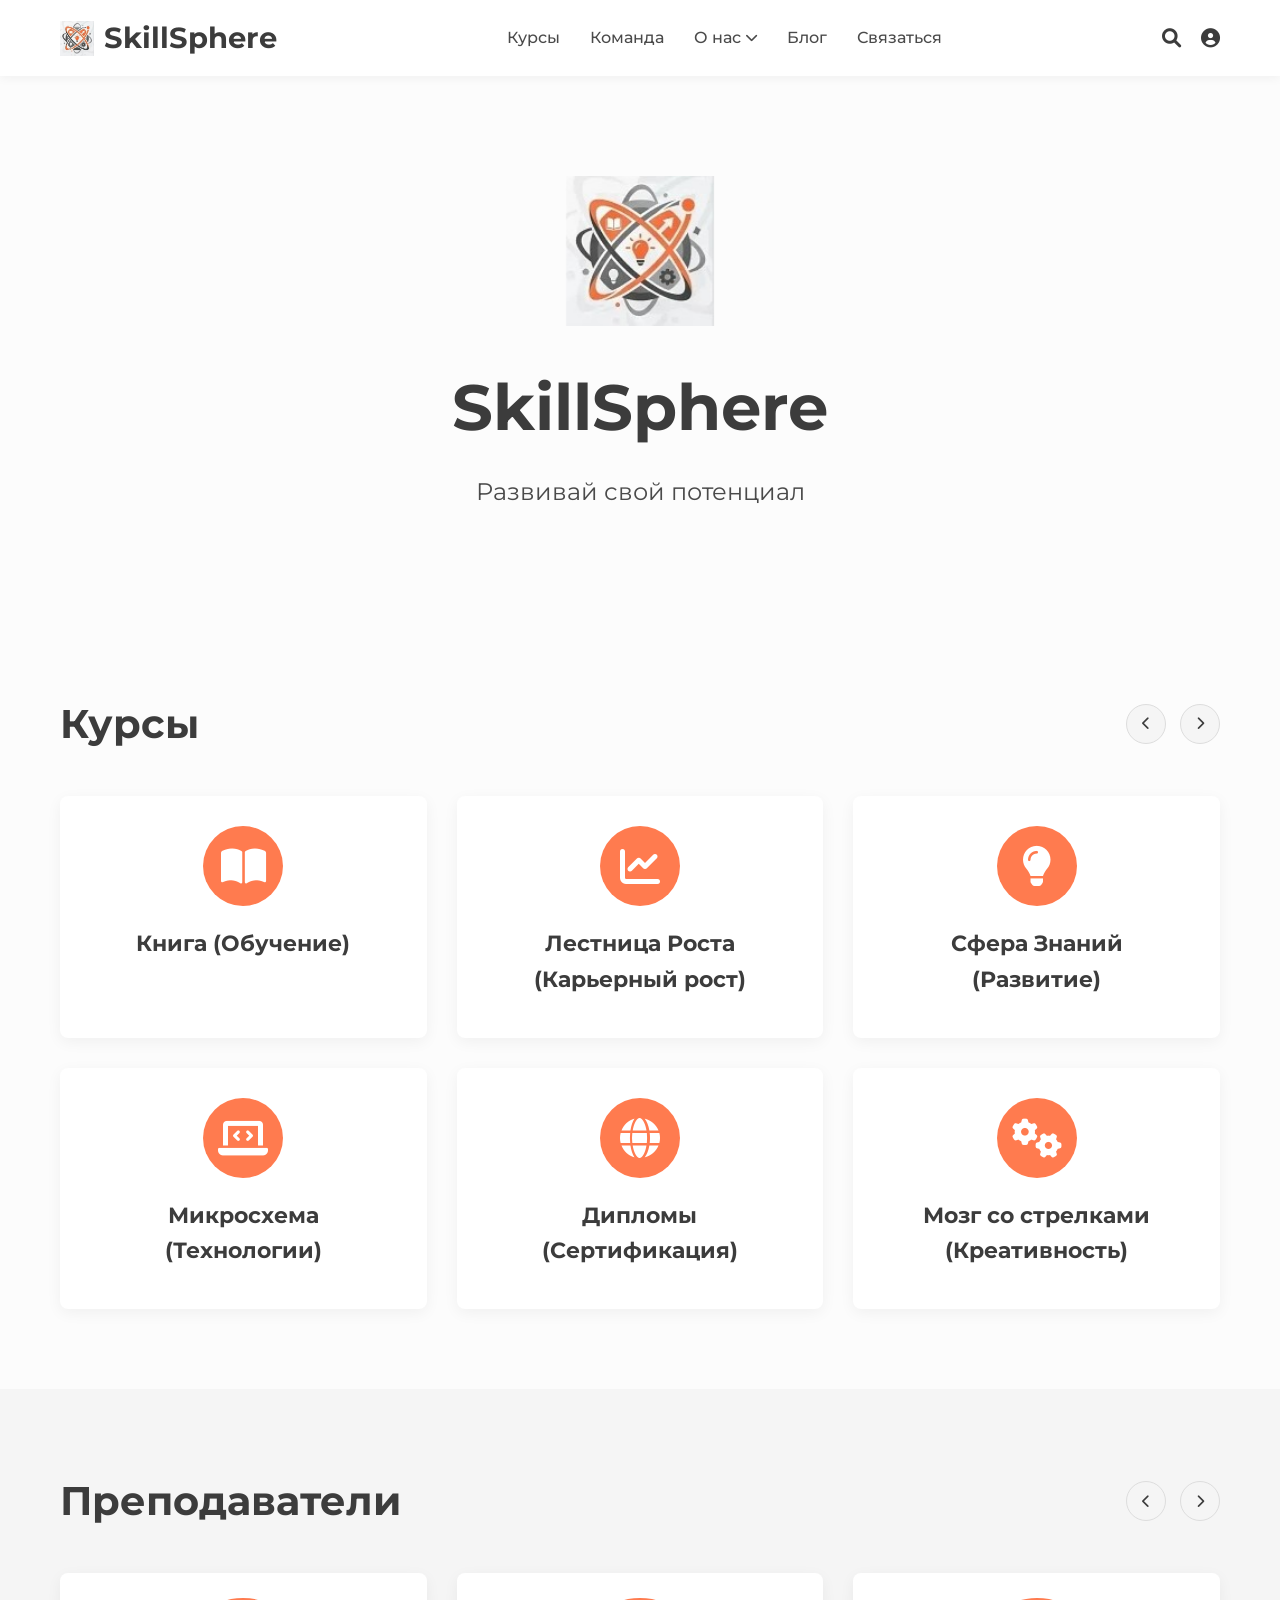
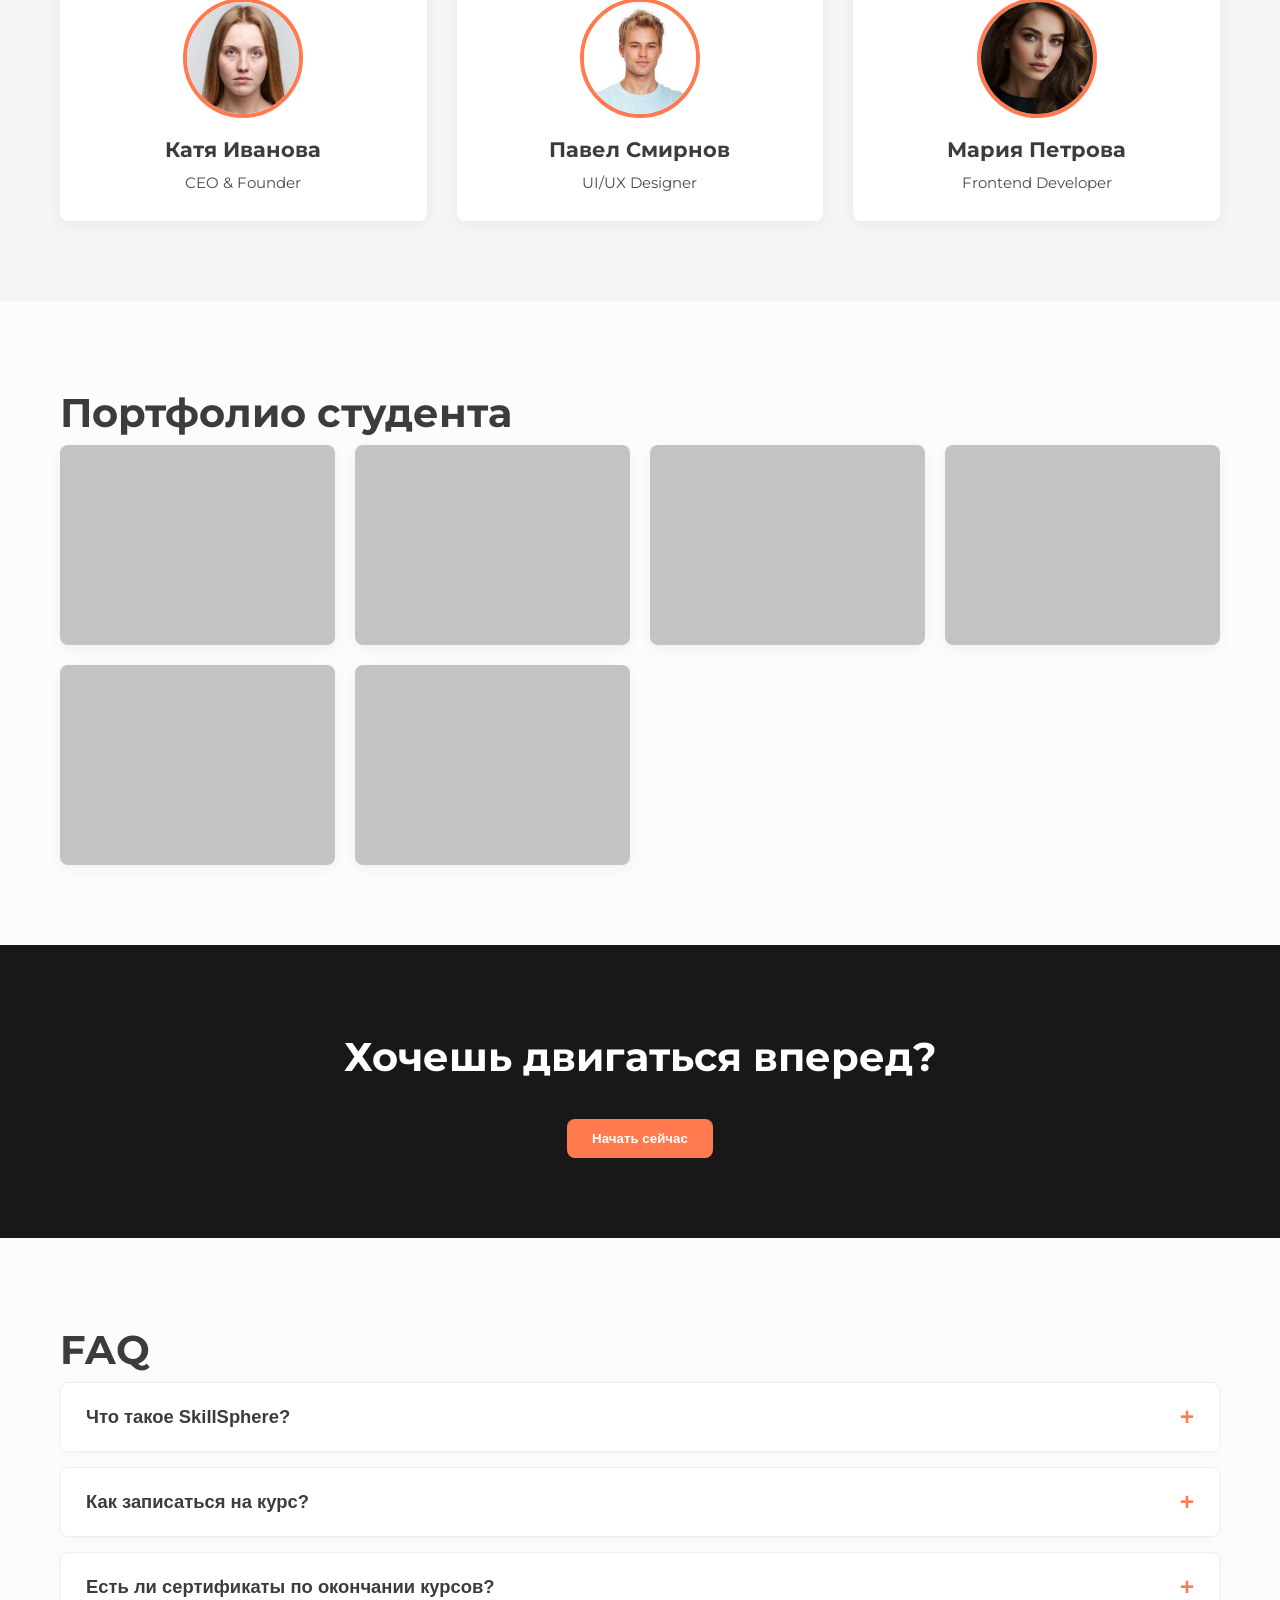
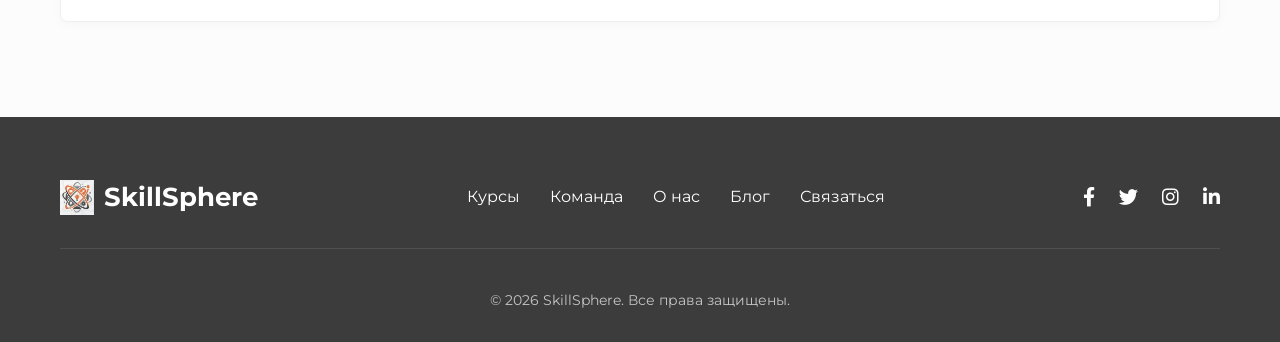
<file: index.html>
<!DOCTYPE html>
<html lang="ru">
<head>
    <meta charset="UTF-8">
    <meta name="viewport" content="width=device-width, initial-scale=1.0">
    <title>SkillSphere - Развивай Свой Потенциал</title>
    <link rel="stylesheet" href="style.css">
    <link rel="preconnect" href="https://fonts.googleapis.com">
    <link rel="preconnect" href="https://fonts.gstatic.com" crossorigin>
    <link href="https://fonts.googleapis.com/css2?family=Montserrat:wght@400;500;600;700&display=swap" rel="stylesheet">
    <link rel="stylesheet" href="https://cdnjs.cloudflare.com/ajax/libs/font-awesome/6.0.0-beta3/css/all.min.css">
</head>
<body>
    <header class="header">
        <div class="container">
            <a href="index.html" class="logo">
                <img src="assets/logo.png" alt="SkillSphere Logo"> <!-- Placeholder image for logo -->
                <span>SkillSphere</span>
            </a>
            <nav class="nav">
                <ul class="nav-list">
                    <li><a href="courses.html">Курсы</a></li>
                    <li><a href="team.html">Команда</a></li>
                    <li class="dropdown">
                        <a href="#" class="dropdown-toggle">О нас <i class="fas fa-chevron-down"></i></a>
                        <ul class="dropdown-menu">
                            <li><a href="#">Миссия</a></li>
                            <li><a href="#">Ценности</a></li>
                            <li><a href="#">История</a></li>
                        </ul>
                    </li>
                    <li><a href="#">Блог</a></li>
                    <li><a href="contact.html">Связаться</a></li>
                </ul>
            </nav>
            <div class="header-actions">
                <a href="#" class="btn-icon"><i class="fas fa-search"></i></a>
                <a href="profile.html" class="btn-icon"><i class="fas fa-user-circle"></i></a>
            </div>
        </div>
    </header>

    <main>
        <section class="hero">
            <div class="container">
                <div class="hero-content">
                    <div class="hero-logo-animation" id="hero-logo">
                        <img src="assets/logo.png" alt="SkillSphere animated logo"> <!-- Placeholder image for central graphic -->
                    </div>
                    <h1>SkillSphere</h1>
                    <p class="subtitle">Развивай свой потенциал</p>
                </div>
            </div>
        </section>
	<section class="courses-section section-padding">
            <div class="container">
                <div class="section-header">
                    <h2>Курсы</h2>
                    <div class="carousel-nav">
                        <button class="arrow-btn"><i class="fas fa-chevron-left"></i></button>
                        <button class="arrow-btn"><i class="fas fa-chevron-right"></i></button>
                    </div>
                </div>
                <div class="course-grid">
                    <div class="course-card">
                        <div class="card-icon"><i class="fas fa-book-open"></i></div>
                        <h3>Книга (Обучение)</h3>
                    </div>
                    <div class="course-card">
                        <div class="card-icon"><i class="fas fa-chart-line"></i></div>
                        <h3>Лестница Роста (Карьерный рост)</h3>
                    </div>
                    <div class="course-card">
                        <div class="card-icon"><i class="fas fa-lightbulb"></i></div>
                        <h3>Сфера Знаний (Развитие)</h3>
                    </div>
                    <div class="course-card">
                        <div class="card-icon"><i class="fas fa-laptop-code"></i></div>
                        <h3>Микросхема (Технологии)</h3>
                    </div>
                     <div class="course-card">
                        <div class="card-icon"><i class="fas fa-globe"></i></div>
                        <h3>Дипломы (Сертификация)</h3>
                    </div>
                    <div class="course-card">
                        <div class="card-icon"><i class="fas fa-cogs"></i></div>
                        <h3>Мозг со стрелками (Креативность)</h3>
                    </div>
                </div>
            </div>
        </section>

        <section class="teachers-section section-padding bg-light-gray">
            <div class="container">
                <div class="section-header">
                    <h2>Преподаватели</h2>
                    <div class="carousel-nav">
                        <button class="arrow-btn"><i class="fas fa-chevron-left"></i></button>
			<button class="arrow-btn"><i class="fas fa-chevron-right"></i></button>
                    </div>
                </div>
                <div class="teacher-grid">
                    <div class="teacher-card">
                        <img src="assets/katya.jpg" alt="Учитель Катя Иванова"> <!-- Placeholder image -->
                        <h3>Катя Иванова</h3>
                        <p>CEO & Founder</p>
                    </div>
                    <div class="teacher-card">
                        <img src="assets/pavel.jpg" alt="Учитель Павел Смирнов"> <!-- Placeholder image -->
                        <h3>Павел Смирнов</h3>
                        <p>UI/UX Designer</p>
                    </div>
                    <div class="teacher-card">
                        <img src="assets/maria.jpg" alt="Учитель Мария Петрова"> <!-- Placeholder image -->
                        <h3>Мария Петрова</h3>
                        <p>Frontend Developer</p>
                    </div>
                </div>
            </div>
        </section>

        <section class="portfolio-section section-padding">
            <div class="container">
                <h2>Портфолио студента</h2>
                <div class="portfolio-grid">
                    <div class="portfolio-item"><img src="assets/portfolio.png" alt="Portfolio Image 1"></div>
                    <div class="portfolio-item"><img src="assets/portfolio.png" alt="Portfolio Image 2"></div>
                    <div class="portfolio-item"><img src="assets/portfolio.png" alt="Portfolio Image 3"></div>
                    <div class="portfolio-item"><img src="assets/portfolio.png" alt="Portfolio Image 4"></div>
                    <div class="portfolio-item"><img src="assets/portfolio.png" alt="Portfolio Image 5"></div>
                    <div class="portfolio-item"><img src="assets/portfolio.png" alt="Portfolio Image 6"></div>
                </div>
            </div>
        </section>

        <section class="cta-section bg-dark text-center">
            <div class="container">
                <h3>Хочешь двигаться вперед?</h3>
                <button class="btn btn-primary">Начать сейчас</button>
            </div>
        </section>

        <section class="faq-section section-padding">
            <div class="container">
                <h2>FAQ</h2>
                <div class="accordion">
                    <div class="accordion-item">
                        <button class="accordion-header">Что такое SkillSphere?</button>
                        <div class="accordion-content">
                            <p>SkillSphere — это онлайн-платформа для обучения, которая предлагает широкий спектр курсов для развития профессиональных и личных навыков.</p>
                        </div>
                    </div>
                    <div class="accordion-item">
                        <button class="accordion-header">Как записаться на курс?</button>
                        <div class="accordion-content">
                            <p>Вы можете выбрать интересующий вас курс на странице "Курсы", нажать на него и следовать инструкциям для регистрации и оплаты.</p>
                        </div>
                    </div>
                    <div class="accordion-item">
                        <button class="accordion-header">Есть ли сертификаты по окончании курсов?</button>
                        <div class="accordion-content">
                            <p>Да, по завершении большинства курсов вы получите официальный сертификат от SkillSphere, подтверждающий ваши новые знания и навыки.</p>
                        </div>
                    </div>
                </div>
            </div>
        </section>
    </main>

    <footer class="footer">
        <div class="container">
            <div class="footer-top">
                <a href="index.html" class="logo">
                    <img src="assets/logo.png" alt="SkillSphere Logo"> <!-- Placeholder image for logo -->
                    <span>SkillSphere</span>
                </a>
                <nav class="footer-nav">
                    <ul>
                        <li><a href="courses.html">Курсы</a></li>
                        <li><a href="team.html">Команда</a></li>
                        <li><a href="#">О нас</a></li>
                        <li><a href="#">Блог</a></li>
                        <li><a href="contact.html">Связаться</a></li>
                    </ul>
                </nav>
                <div class="social-links">
                    <a href="#"><i class="fab fa-facebook-f"></i></a>
                    <a href="#"><i class="fab fa-twitter"></i></a>
                    <a href="#"><i class="fab fa-instagram"></i></a>
                    <a href="#"><i class="fab fa-linkedin-in"></i></a>
                </div>
            </div>
            <div class="footer-bottom">
                <p>&copy; 2026 SkillSphere. Все права защищены.</p>
            </div>
        </div>
    </footer>

    <script src="script.js"></script>
</body>
</html>
</file>
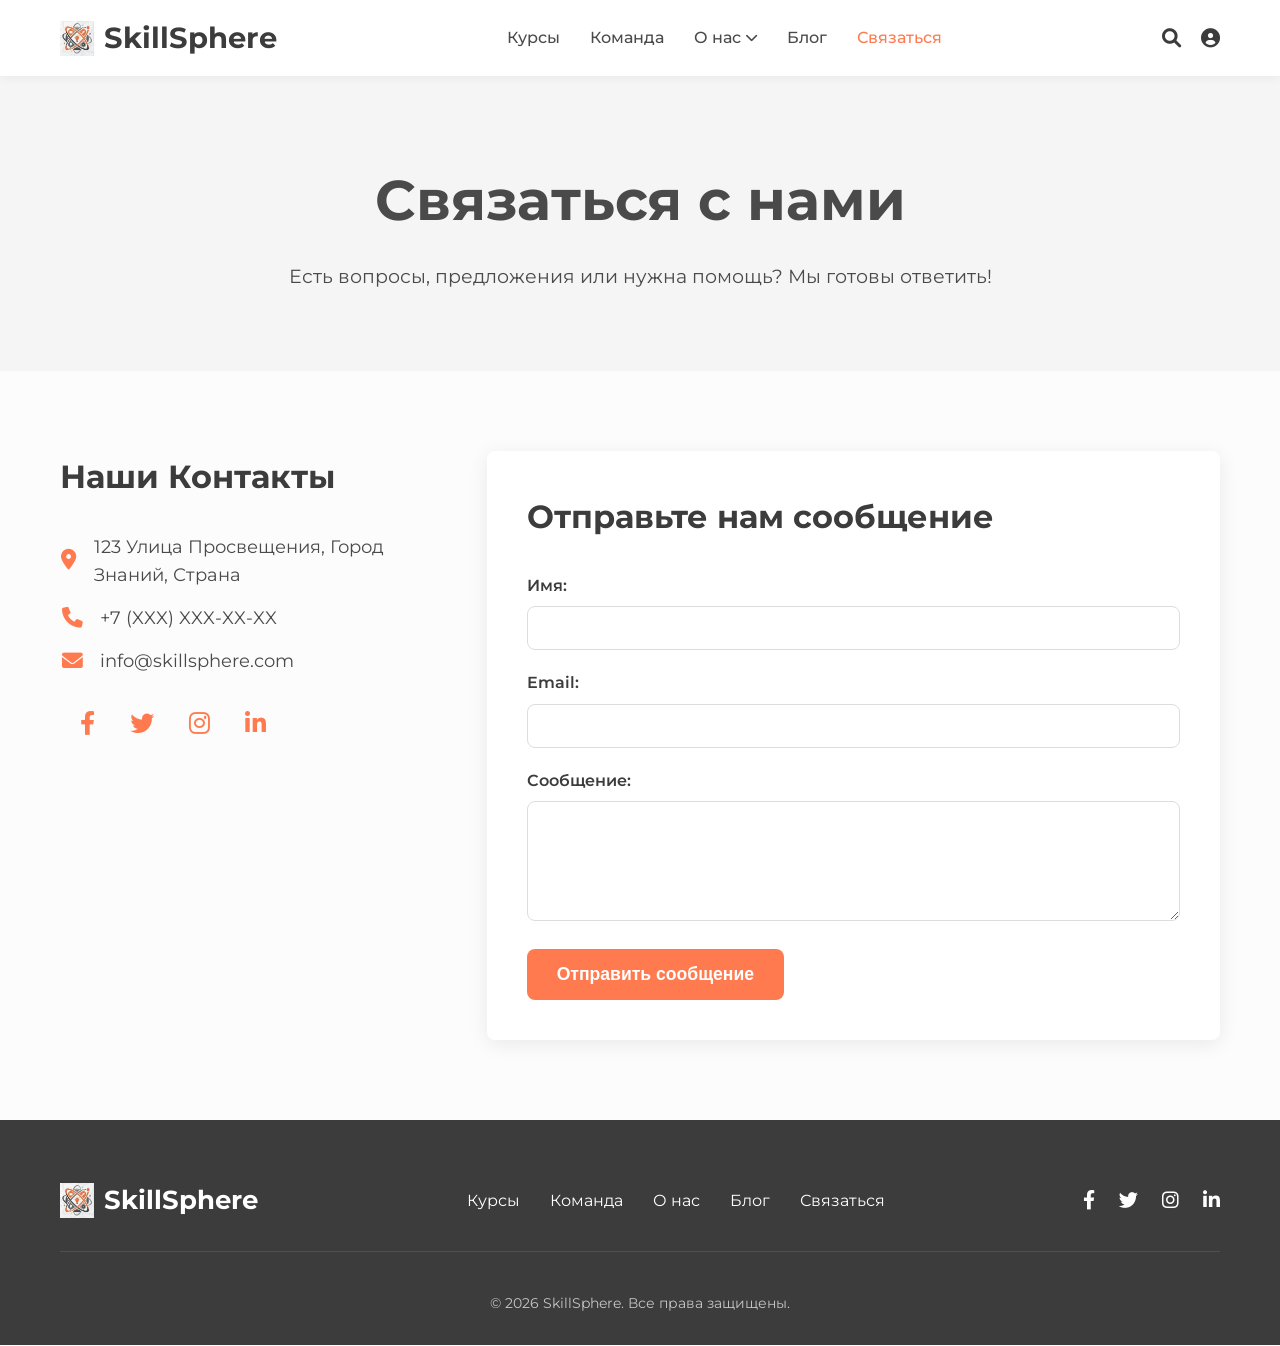
<file: contact.html>
<!DOCTYPE html>
<html lang="ru">
<head>
    <meta charset="UTF-8">
    <meta name="viewport" content="width=device-width, initial-scale=1.0">
    <title>Связаться - SkillSphere</title>
    <link rel="stylesheet" href="style.css">
    <link rel="preconnect" href="https://fonts.googleapis.com">
    <link rel="preconnect" href="https://fonts.gstatic.com" crossorigin>
    <link href="https://fonts.googleapis.com/css2?family=Montserrat:wght@400;500;600;700&display=swap" rel="stylesheet">
    <link rel="stylesheet" href="https://cdnjs.cloudflare.com/ajax/libs/font-awesome/6.0.0-beta3/css/all.min.css">
</head>
<body>
    <header class="header">
        <div class="container">
            <a href="index.html" class="logo">
                <img src="assets/logo.png" alt="SkillSphere Logo">
                <span>SkillSphere</span>
            </a>
            <nav class="nav">
                <ul class="nav-list">
                    <li><a href="courses.html">Курсы</a></li>
                    <li><a href="team.html">Команда</a></li>
                    <li class="dropdown">
                        <a href="#" class="dropdown-toggle">О нас <i class="fas fa-chevron-down"></i></a>
                        <ul class="dropdown-menu">
                            <li><a href="#">Миссия</a></li>
                            <li><a href="#">Ценности</a></li>
                            <li><a href="#">История</a></li>
                        </ul>
                    </li>
                    <li><a href="#">Блог</a></li>
                    <li><a href="contact.html" class="active">Связаться</a></li>
                </ul>
            </nav>
            <div class="header-actions">
                <a href="#" class="btn-icon"><i class="fas fa-search"></i></a>
                <a href="profile.html" class="btn-icon"><i class="fas fa-user-circle"></i></a>
            </div>
        </div>
    </header>

    <main>
        <section class="page-hero bg-light-gray">
            <div class="container">
                <h1>Связаться с нами</h1>
                <p class="subtitle">Есть вопросы, предложения или нужна помощь? Мы готовы ответить!</p>
            </div>
        </section>

        <section class="contact-section section-padding">
            <div class="container">
                <div class="contact-grid">
                    <div class="contact-info">
                        <h3>Наши Контакты</h3>
			<p><i class="fas fa-map-marker-alt"></i> 123 Улица Просвещения, Город Знаний, Страна</p>
                        <p><i class="fas fa-phone"></i> +7 (XXX) XXX-XX-XX</p>
                        <p><i class="fas fa-envelope"></i> info@skillsphere.com</p>
                        <div class="social-links">
                            <a href="#"><i class="fab fa-facebook-f"></i></a>
                            <a href="#"><i class="fab fa-twitter"></i></a>
                            <a href="#"><i class="fab fa-instagram"></i></a>
                            <a href="#"><i class="fab fa-linkedin-in"></i></a>
                        </div>
                    </div>
                    <div class="contact-form-wrapper">
                        <h3>Отправьте нам сообщение</h3>
                        <form class="contact-form">
                            <div class="form-group">
                                <label for="name">Имя:</label>
                                <input type="text" id="name" name="name" required>
                            </div>
                            <div class="form-group">
                                <label for="email">Email:</label>
                                <input type="email" id="email" name="email" required>
                            </div>
                            <div class="form-group">
                                <label for="message">Сообщение:</label>
                                <textarea id="message" name="message" rows="5" required></textarea>
                            </div>
                            <button type="submit" class="btn btn-primary">Отправить сообщение</button>
                        </form>
                    </div>
                </div>
            </div>
        </section>
    </main>

    <footer class="footer">
        <div class="container">
            <div class="footer-top">
                <a href="index.html" class="logo">
                    <img src="assets/logo.png" alt="SkillSphere Logo">
                    <span>SkillSphere</span>
                </a>
                <nav class="footer-nav">
                    <ul>
                        <li><a href="courses.html">Курсы</a></li>
                        <li><a href="team.html">Команда</a></li>
                        <li><a href="#">О нас</a></li>
                        <li><a href="#">Блог</a></li>
                        <li><a href="contact.html">Связаться</a></li>
                    </ul>
                </nav>
                <div class="social-links">
                    <a href="#"><i class="fab fa-facebook-f"></i></a>
                    <a href="#"><i class="fab fa-twitter"></i></a>
                    <a href="#"><i class="fab fa-instagram"></i></a>
                    <a href="#"><i class="fab fa-linkedin-in"></i></a>
                </div>
            </div>
            <div class="footer-bottom">
                <p>&copy; 2026 SkillSphere. Все права защищены.</p>
            </div>
        </div>
    </footer>

    <script src="script.js"></script>
</body>
</html>
</file>
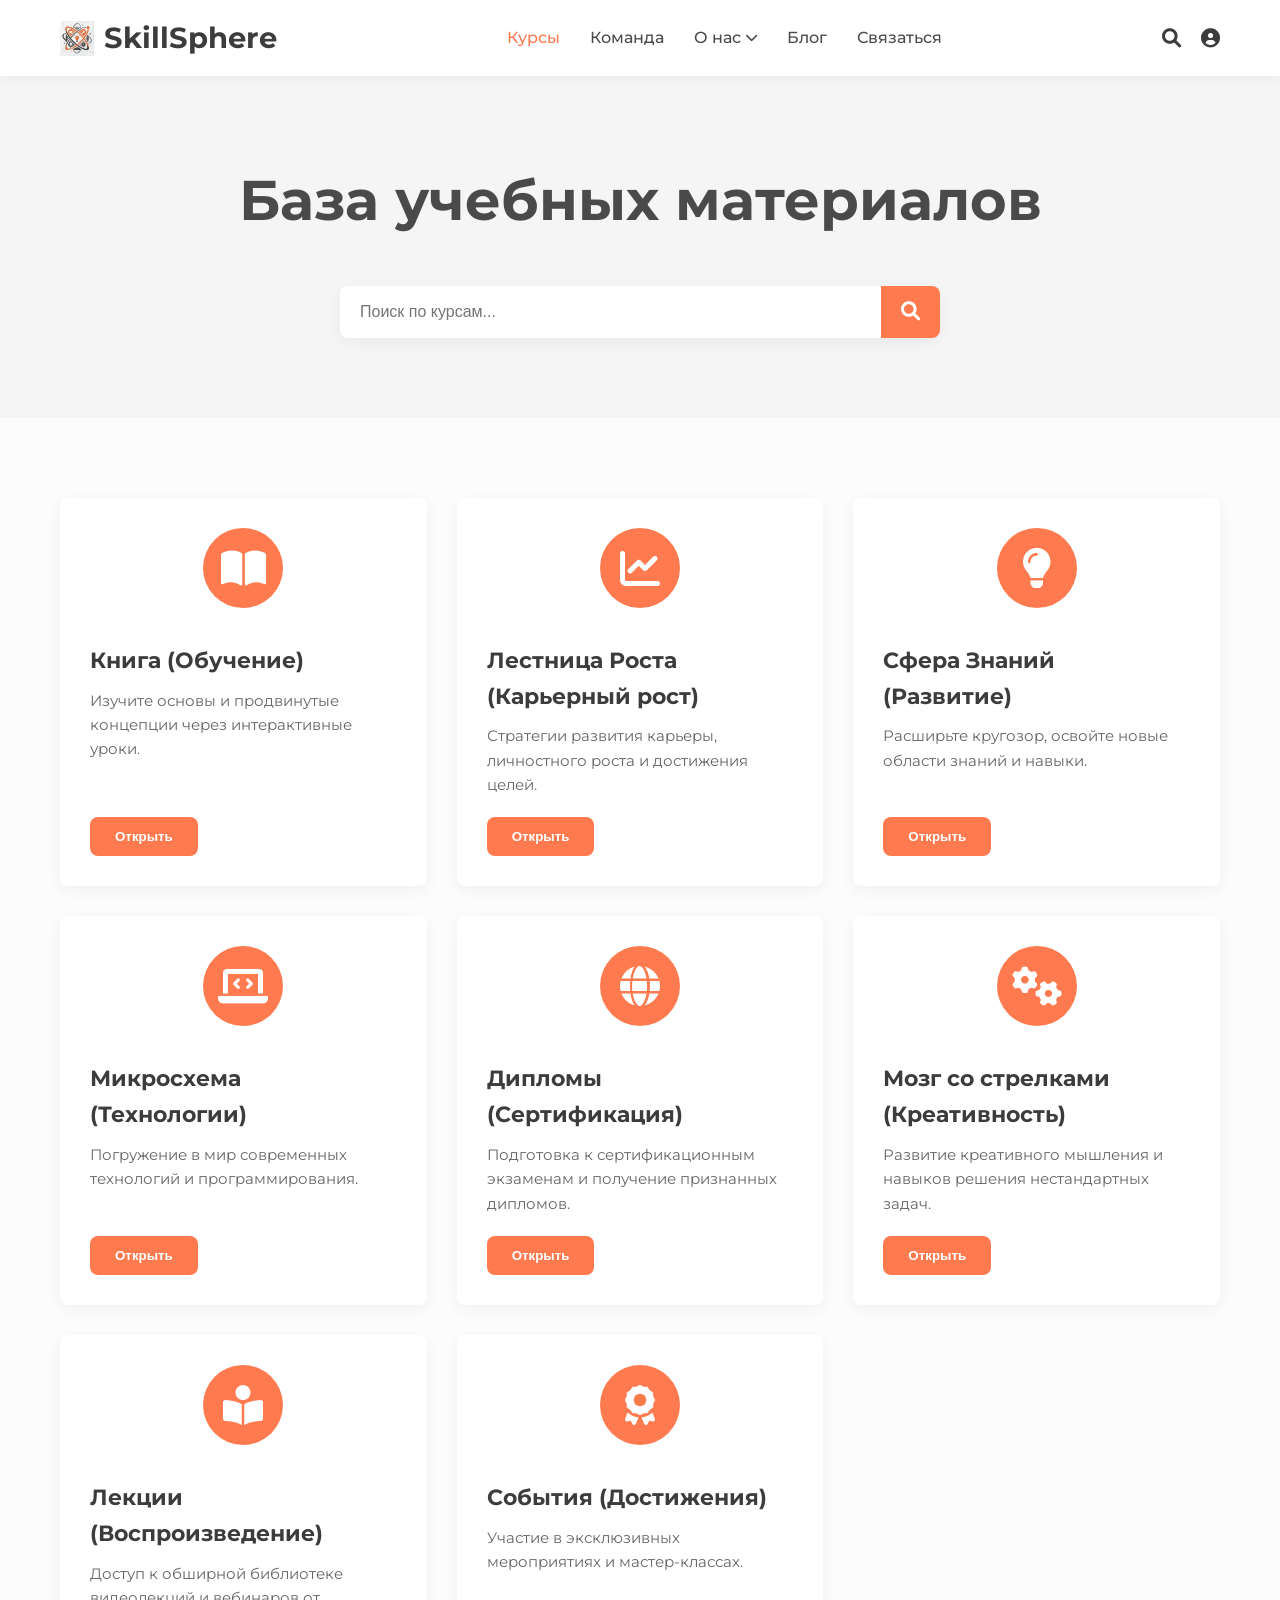
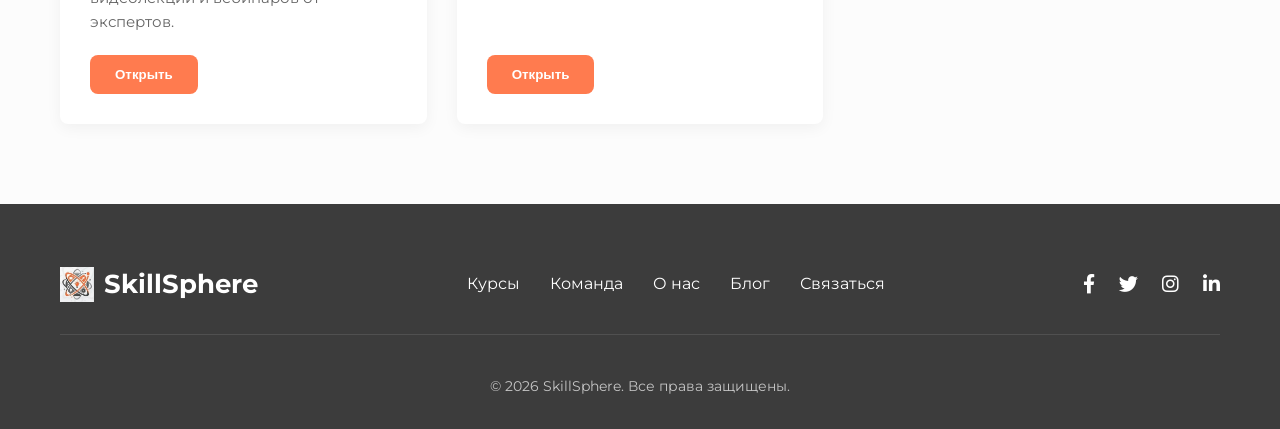
<file: courses.html>
<!DOCTYPE html>
<html lang="ru">
<head>
    <meta charset="UTF-8">
    <meta name="viewport" content="width=device-width, initial-scale=1.0">
    <title>Курсы - SkillSphere</title>
    <link rel="stylesheet" href="style.css">
    <link rel="preconnect" href="https://fonts.googleapis.com">
    <link rel="preconnect" href="https://fonts.gstatic.com" crossorigin>
    <link href="https://fonts.googleapis.com/css2?family=Montserrat:wght@400;500;600;700&display=swap" rel="stylesheet">
    <link rel="stylesheet" href="https://cdnjs.cloudflare.com/ajax/libs/font-awesome/6.0.0-beta3/css/all.min.css">
</head>
<body>
    <header class="header">
        <div class="container">
            <a href="index.html" class="logo">
                <img src="assets/logo.png" alt="SkillSphere Logo">
                <span>SkillSphere</span>
            </a>
            <nav class="nav">
                <ul class="nav-list">
                    <li><a href="courses.html" class="active">Курсы</a></li>
                    <li><a href="team.html">Команда</a></li>
                    <li class="dropdown">
                        <a href="#" class="dropdown-toggle">О нас <i class="fas fa-chevron-down"></i></a>
                        <ul class="dropdown-menu">
                            <li><a href="#">Миссия</a></li>
                            <li><a href="#">Ценности</a></li>
                            <li><a href="#">История</a></li>
                        </ul>
                    </li>
                    <li><a href="#">Блог</a></li>
                    <li><a href="contact.html">Связаться</a></li>
                </ul>
            </nav>
            <div class="header-actions">
                <a href="#" class="btn-icon"><i class="fas fa-search"></i></a>
                <a href="profile.html" class="btn-icon"><i class="fas fa-user-circle"></i></a>
            </div>
        </div>
    </header>

    <main>
        <section class="page-hero bg-light-gray">
            <div class="container">
                <h1>База учебных материалов</h1>
                <div class="search-bar">
                    <input type="text" placeholder="Поиск по курсам...">
                    <button class="btn-icon"><i class="fas fa-search"></i></button>
                </div>
            </div>
        </section>

        <section class="courses-full-list section-padding">
            <div class="container">
                <div class="course-grid">
			<div class="course-card detailed-card">
                        <div class="card-icon"><i class="fas fa-book-open"></i></div>
                        <h3>Книга (Обучение)</h3>
                        <p>Изучите основы и продвинутые концепции через интерактивные уроки.</p>
                        <button class="btn btn-primary">Открыть</button>
                    </div>
                    <div class="course-card detailed-card">
                        <div class="card-icon"><i class="fas fa-chart-line"></i></div>
                        <h3>Лестница Роста (Карьерный рост)</h3>
                        <p>Стратегии развития карьеры, личностного роста и достижения целей.</p>
                        <button class="btn btn-primary">Открыть</button>
                    </div>
                    <div class="course-card detailed-card">
                        <div class="card-icon"><i class="fas fa-lightbulb"></i></div>
                        <h3>Сфера Знаний (Развитие)</h3>
                        <p>Расширьте кругозор, освойте новые области знаний и навыки.</p>
                        <button class="btn btn-primary">Открыть</button>
                    </div>
                    <div class="course-card detailed-card">
                        <div class="card-icon"><i class="fas fa-laptop-code"></i></div>
                        <h3>Микросхема (Технологии)</h3>
                        <p>Погружение в мир современных технологий и программирования.</p>
                        <button class="btn btn-primary">Открыть</button>
                    </div>
                    <div class="course-card detailed-card">
                        <div class="card-icon"><i class="fas fa-globe"></i></div>
                        <h3>Дипломы (Сертификация)</h3>
                        <p>Подготовка к сертификационным экзаменам и получение признанных дипломов.</p>
                        <button class="btn btn-primary">Открыть</button>
                    </div>
                    <div class="course-card detailed-card">
                        <div class="card-icon"><i class="fas fa-cogs"></i></div>
                        <h3>Мозг со стрелками (Креативность)</h3>
			<p>Развитие креативного мышления и навыков решения нестандартных задач.</p>
                        <button class="btn btn-primary">Открыть</button>
                    </div>
                    <div class="course-card detailed-card">
                        <div class="card-icon"><i class="fas fa-book-reader"></i></div>
                        <h3>Лекции (Воспроизведение)</h3>
                        <p>Доступ к обширной библиотеке видеолекций и вебинаров от экспертов.</p>
                        <button class="btn btn-primary">Открыть</button>
                    </div>
                    <div class="course-card detailed-card">
                        <div class="card-icon"><i class="fas fa-award"></i></div>
                        <h3>События (Достижения)</h3>
                        <p>Участие в эксклюзивных мероприятиях и мастер-классах.</p>
                        <button class="btn btn-primary">Открыть</button>
                    </div>
                </div>
            </div>
        </section>
    </main>

    <footer class="footer">
        <div class="container">
            <div class="footer-top">
                <a href="index.html" class="logo">
                    <img src="assets/logo.png" alt="SkillSphere Logo">
                    <span>SkillSphere</span>
                </a>
                <nav class="footer-nav">
                    <ul>
                        <li><a href="courses.html">Курсы</a></li>
                        <li><a href="team.html">Команда</a></li>
                        <li><a href="#">О нас</a></li>
                        <li><a href="#">Блог</a></li>
                        <li><a href="contact.html">Связаться</a></li>
                    </ul>
                </nav>
                <div class="social-links">
                    <a href="#"><i class="fab fa-facebook-f"></i></a>
                    <a href="#"><i class="fab fa-twitter"></i></a>
                    <a href="#"><i class="fab fa-instagram"></i></a>
                    <a href="#"><i class="fab fa-linkedin-in"></i></a>
                </div>
            </div>
            <div class="footer-bottom">
                <p>&copy; 2026 SkillSphere. Все права защищены.</p>
            </div>
        </div>
    </footer>

    <script src="script.js"></script>
</body>
</html>
</file>
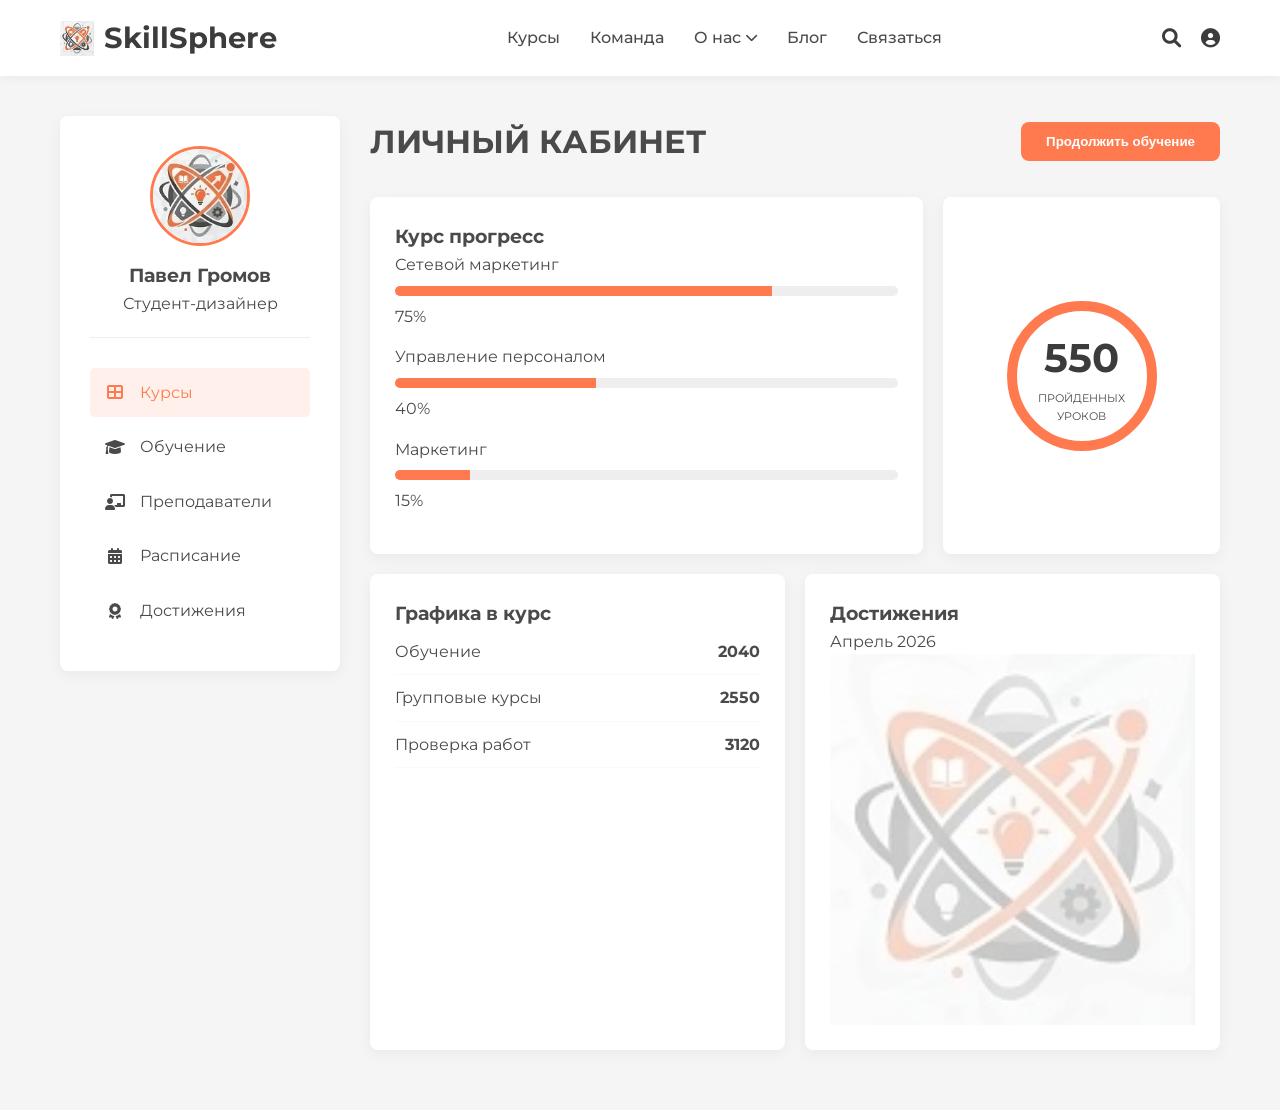
<file: profile.html>
<!DOCTYPE html>
<html lang="ru">
<head>
    <meta charset="UTF-8">
    <meta name="viewport" content="width=device-width, initial-scale=1.0">
    <title>Личный кабинет - SkillSphere</title>
    <link rel="stylesheet" href="style.css">
    <link href="https://fonts.googleapis.com/css2?family=Montserrat:wght@400;600;700&display=swap" rel="stylesheet">
    <link rel="stylesheet" href="https://cdnjs.cloudflare.com/ajax/libs/font-awesome/6.0.0-beta3/css/all.min.css">
</head>
<body class="bg-light-gray">
    <header class="header">
        <div class="container">
            <a href="index.html" class="logo">
                <img src="assets/logo.png" alt="Logo">
                <span>SkillSphere</span>
            </a>
            <nav class="nav">
                <ul class="nav-list">
                    <li><a href="courses.html">Курсы</a></li>
                    <li><a href="team.html">Команда</a></li>
                    <li class="dropdown">
                        <a href="#" class="dropdown-toggle">О нас <i class="fas fa-chevron-down"></i></a>
                        <ul class="dropdown-menu">
                            <li><a href="#">Миссия</a></li>
                            <li><a href="#">Ценности</a></li>
                            <li><a href="#">История</a></li>
                        </ul>
                    </li>
                    <li><a href="#">Блог</a></li>
                    <li><a href="contact.html">Связаться</a></li>
                </ul>
            </nav>
            <div class="header-actions">
                <a href="#" class="btn-icon"><i class="fas fa-search"></i></a>
                <a href="profile.html" class="btn-icon"><i class="fas fa-user-circle"></i></a>
            </div>
        </div>
    </header>

    <div class="container profile-layout">
        <!-- Боковое меню -->
        <aside class="profile-sidebar">
            <div class="profile-user-info">
                <img src="assets/logo.png" alt="User Avatar" class="profile-avatar">
                <h3>Павел Громов</h3>
                <p>Студент-дизайнер</p>
            </div>
            <nav class="profile-nav">
                <a href="#" class="active"><i class="fas fa-th-large"></i> Курсы</a>
                <a href="#"><i class="fas fa-graduation-cap"></i> Обучение</a>
                <a href="#"><i class="fas fa-chalkboard-teacher"></i> Преподаватели</a>
                <a href="#"><i class="fas fa-calendar-alt"></i> Расписание</a>
                <a href="#"><i class="fas fa-award"></i> Достижения</a>
            </nav>
        </aside>

        <!-- Основной контент -->
        <main class="profile-main">
            <div class="profile-header">
                <h1>ЛИЧНЫЙ КАБИНЕТ</h1>
                <button class="btn btn-primary">Продолжить обучение</button>
            </div>

            <!-- Секция прогресса -->
            <div class="profile-grid-top">
                <div class="profile-card progress-section">
                  <h3>Курс прогресс</h3>
                    <div class="progress-item">
                        <span>Сетевой маркетинг</span>
                        <div class="progress-bar"><div class="progress-fill" style="width: 75%;"></div></div>
                        <span class="progress-pct">75%</span>
                    </div>
                    <div class="progress-item">
                        <span>Управление персоналом</span>
                        <div class="progress-bar"><div class="progress-fill" style="width: 40%;"></div></div>
                        <span class="progress-pct">40%</span>
                    </div>
                    <div class="progress-item">
                        <span>Маркетинг</span>
                        <div class="progress-bar"><div class="progress-fill" style="width: 15%;"></div></div>
                        <span class="progress-pct">15%</span>
                    </div>
                </div>

                <div class="profile-card score-circle-card">
                    <div class="score-circle">
                        <div class="score-value">550</div>
                        <div class="score-label">пройденных уроков</div>
                    </div>
                </div>
            </div>

            <!-- Нижняя сетка -->
            <div class="profile-grid-bottom">
                <div class="profile-card">
                    <h3>Графика в курс</h3>
                    <ul class="stats-list">
                        <li><span>Обучение</span> <strong>2040</strong></li>
                        <li><span>Групповые курсы</span> <strong>2550</strong></li>
                        <li><span>Проверка работ</span> <strong>3120</strong></li>
                    </ul>
                </div>
                <div class="profile-card">
                    <h3>Достижения</h3>
                    <div class="calendar-mock">
                        <p>Апрель 2026</p>
                        <img src="assets/logo.png" style="width: 100%; opacity: 0.3;" alt="Calendar Placeholder">
                        <!-- Здесь будет календарь из макета -->
                    </div>
                </div>
            </div>
        </main>
    </div>
</body>
</html>
</file>
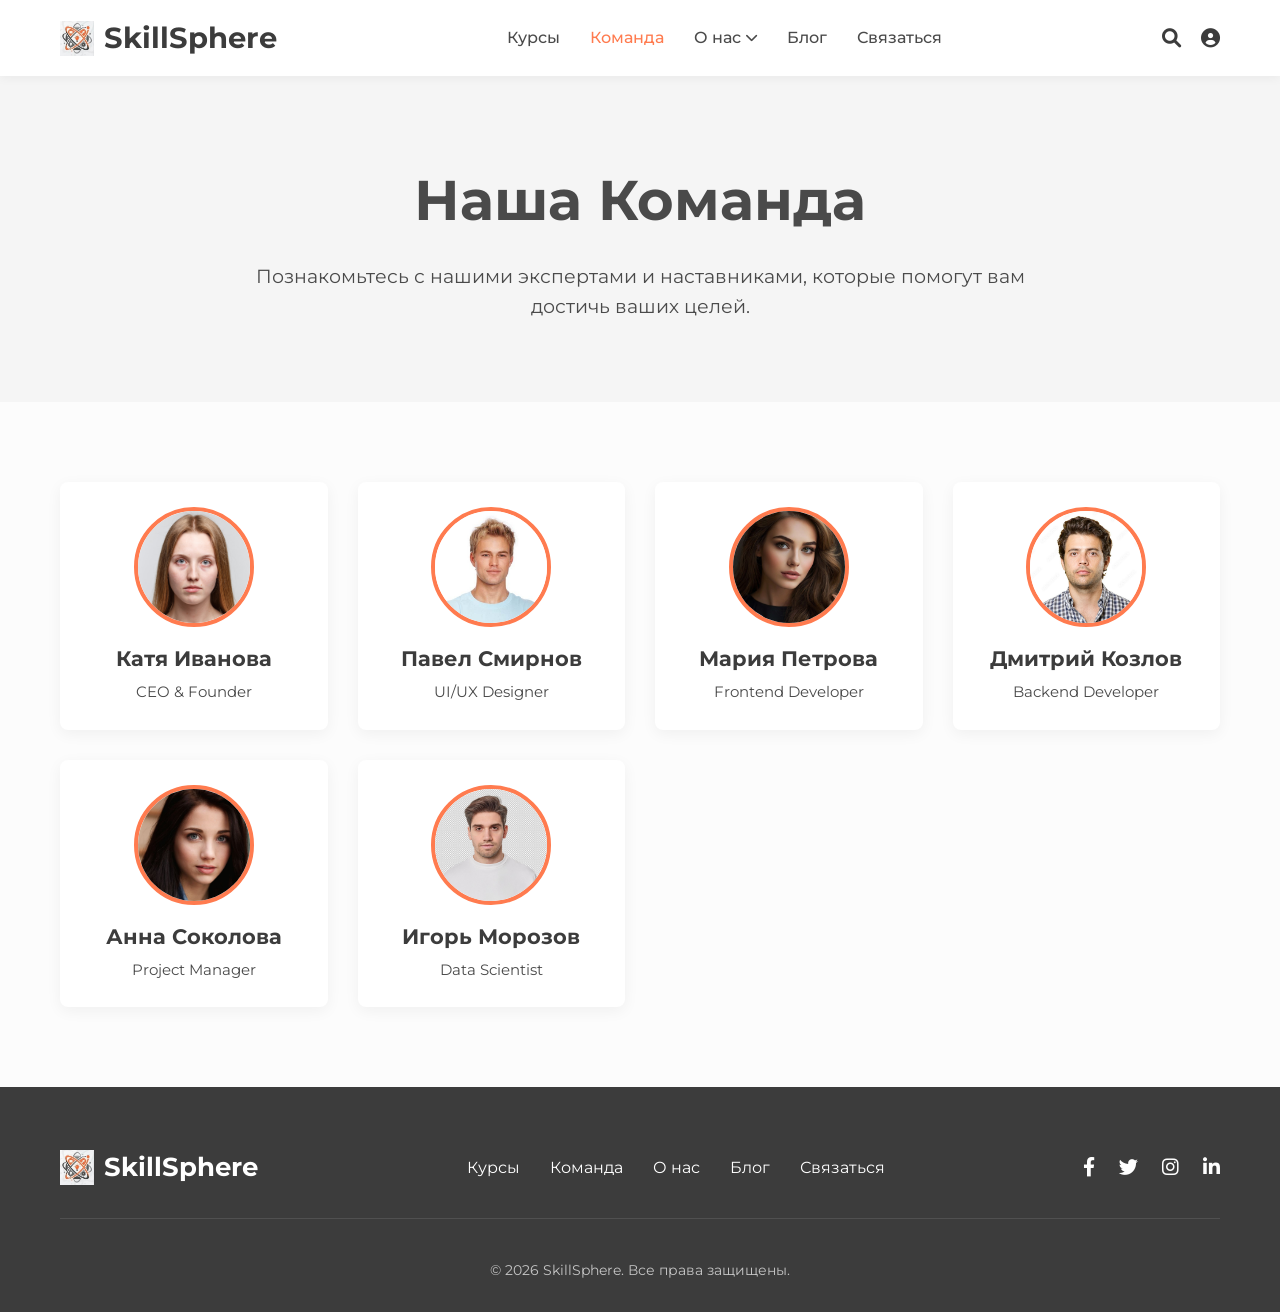
<file: team.html>
<!DOCTYPE html>
<html lang="ru">
<head>
    <meta charset="UTF-8">
    <meta name="viewport" content="width=device-width, initial-scale=1.0">
    <title>Команда - SkillSphere</title>
    <link rel="stylesheet" href="style.css">
    <link rel="preconnect" href="https://fonts.googleapis.com">
    <link rel="preconnect" href="https://fonts.gstatic.com" crossorigin>
    <link href="https://fonts.googleapis.com/css2?family=Montserrat:wght@400;500;600;700&display=swap" rel="stylesheet">
    <link rel="stylesheet" href="https://cdnjs.cloudflare.com/ajax/libs/font-awesome/6.0.0-beta3/css/all.min.css">
</head>
<body>
    <header class="header">
        <div class="container">
            <a href="index.html" class="logo">
                <img src="assets/logo.png" alt="SkillSphere Logo">
                <span>SkillSphere</span>
            </a>
            <nav class="nav">
                <ul class="nav-list">
                    <li><a href="courses.html">Курсы</a></li>
                    <li><a href="team.html" class="active">Команда</a></li>
                    <li class="dropdown">
                        <a href="#" class="dropdown-toggle">О нас <i class="fas fa-chevron-down"></i></a>
                        <ul class="dropdown-menu">
                            <li><a href="#">Миссия</a></li>
                            <li><a href="#">Ценности</a></li>
                            <li><a href="#">История</a></li>
                        </ul>
                    </li>
                    <li><a href="#">Блог</a></li>
                    <li><a href="contact.html">Связаться</a></li>
                </ul>
            </nav>
            <div class="header-actions">
                <a href="#" class="btn-icon"><i class="fas fa-search"></i></a>
                <a href="profile.html" class="btn-icon"><i class="fas fa-user-circle"></i></a>
            </div>
        </div>
    </header>

    <main>
        <section class="page-hero bg-light-gray">
            <div class="container">
                <h1>Наша Команда</h1>
                <p class="subtitle">Познакомьтесь с нашими экспертами и наставниками, которые помогут вам достичь ваших целей.</p>
            </div>
        </section>

        <section class="team-full-list section-padding">
            <div class="container">
                <div class="teacher-grid">
                    <div class="teacher-card">
					<img src="assets/katya.jpg" alt="Учитель Катя Иванова">
                        <h3>Катя Иванова</h3>
                        <p>CEO & Founder</p>
                    </div>
                    <div class="teacher-card">
                        <img src="assets/pavel.jpg" alt="Учитель Павел Смирнов">
                        <h3>Павел Смирнов</h3>
                        <p>UI/UX Designer</p>
                    </div>
                    <div class="teacher-card">
                        <img src="assets/maria.jpg" alt="Учитель Мария Петрова">
                        <h3>Мария Петрова</h3>
                        <p>Frontend Developer</p>
                    </div>
                    <div class="teacher-card">
                        <img src="assets/dmitriy.jpg" alt="Учитель Дмитрий Козлов">
                        <h3>Дмитрий Козлов</h3>
                        <p>Backend Developer</p>
                    </div>
                    <div class="teacher-card">
                        <img src="assets/anna.jpg" alt="Учитель Анна Соколова">
                        <h3>Анна Соколова</h3>
                        <p>Project Manager</p>
                    </div>
                    <div class="teacher-card">
                        <img src="assets/igor.jpg" alt="Учитель Игорь Морозов">
                        <h3>Игорь Морозов</h3>
                        <p>Data Scientist</p>
                    </div>
                </div>
            </div>
        </section>
    </main>

    <footer class="footer">
        <div class="container">
            <div class="footer-top">
                <a href="index.html" class="logo">
                    <img src="assets/logo.png" alt="SkillSphere Logo">
                    <span>SkillSphere</span>
                </a>
                <nav class="footer-nav">
                    <ul>
                        <li><a href="courses.html">Курсы</a></li>
                        <li><a href="team.html">Команда</a></li>
                        <li><a href="#">О нас</a></li>
                        <li><a href="#">Блог</a></li>
                        <li><a href="contact.html">Связаться</a></li>
                    </ul>
                </nav>
                <div class="social-links">
                    <a href="#"><i class="fab fa-facebook-f"></i></a>
                    <a href="#"><i class="fab fa-twitter"></i></a>
                    <a href="#"><i class="fab fa-instagram"></i></a>
                    <a href="#"><i class="fab fa-linkedin-in"></i></a>
                </div>
            </div>
            <div class="footer-bottom">
                <p>&copy; 2026 SkillSphere. Все права защищены.</p>
            </div>
        </div>
    </footer>

    <script src="script.js"></script>
</body>
</html>
</file>
<file: style.css>
/* Переменные фирменного стиля */
:root {
    --primary-color: #FF7B4F; /* Оранжевый из макета */
    --secondary-color: #3C3C3C; /* Темно-серый из макета */
    --text-color: #4A4A4A;
    --light-gray: #F5F5F5;
    --white-color: #ffffff;
    --border-radius: 8px;
    --transition-speed: 0.3s;
}

/* Общий сброс стилей и базовые настройки */
* {
    box-sizing: border-box;
    margin: 0;
    padding: 0;
}

html {
    scroll-behavior: smooth;
}

body {
    font-family: 'Montserrat', sans-serif;
    line-height: 1.6;
    color: var(--text-color);
    background-color: #fcfcfc;
}

a {
    text-decoration: none;
    color: inherit;
}

ul {
    list-style: none;
}

img {
    max-width: 100%;
    height: auto;
    display: block;
}

/* Контейнер для центрирования контента */
.container {
    max-width: 1200px;
    margin: 0 auto;
    padding: 0 20px;
}

/* Общие секции и заголовки */
.section-padding {
    padding: 80px 0;
}

.section-header {
    display: flex;
    justify-content: space-between;
    align-items: center;
    margin-bottom: 40px;
}

.section-header h2,
h2 {
    font-size: 2.5rem;
    color: var(--secondary-color);
    font-weight: 700;
}

.subtitle {
    font-size: 1.3rem;
    color: var(--text-color);
    margin-top: 15px;
}

/* Кнопки */
.btn {
    display: inline-block;
    padding: 12px 25px;
    border-radius: var(--border-radius);
    font-weight: 600;
    text-align: center;
    transition: all var(--transition-speed) ease;
    cursor: pointer;
    border: none;
}

.btn-primary {
    background-color: var(--primary-color);
    color: var(--white-color);
}

.btn-primary:hover {
    background-color: #e66a3d; /* Чуть темнее оранжевый */
    transform: translateY(-2px);
    box-shadow: 0 5px 15px rgba(0, 0, 0, 0.1);
}

.btn-icon {
    font-size: 1.2rem;
    color: var(--secondary-color);
    transition: color var(--transition-speed) ease;
}

.btn-icon:hover {
    color: var(--primary-color);
}

.arrow-btn {
    background-color: var(--light-gray);
    border: 1px solid #ddd;
    width: 40px;
    height: 40px;
    border-radius: 50%;
    display: inline-flex;
    justify-content: center;
    align-items: center;
    margin-left: 10px;
    cursor: pointer;
    transition: background-color var(--transition-speed) ease, color var(--transition-speed) ease;
    color: var(--secondary-color);
}

.arrow-btn:hover {
    background-color: var(--primary-color);
    color: var(--white-color);
}

/* Шапка сайта */
.header {
    background-color: var(--white-color);
    padding: 15px 0;
    box-shadow: 0 2px 10px rgba(0, 0, 0, 0.05);
    position: sticky;
    top: 0;
    z-index: 1000;
}

.header .container {
    display: flex;
    justify-content: space-between;
    align-items: center;
}

.logo {
    display: flex;
    align-items: center;
    font-size: 1.8rem;
    font-weight: 700;
    color: var(--secondary-color);
}

.logo img {
    height: 35px;
    margin-right: 10px;
}

.nav-list {
    display: flex;
    align-items: center; /* Выравнивает все LI по вертикали */
}

.nav-list li {
    position: relative;
    margin-left: 30px;
    display: flex;
    align-items: center; /* Центрируем содержимое внутри LI */
}

.nav-list a {
    color: var(--text-color);
    font-weight: 500;
    padding: 5px 0;
    transition: color var(--transition-speed) ease;
    
    display: flex;
    align-items: center; /* Это выровняет текст "О нас" и стрелочку */
    line-height: 1;      /* Убираем лишние отступы строк */
}

.nav-list a.active,
.nav-list a:hover {
    color: var(--primary-color);
}

/* Выпадающее меню */
.dropdown-toggle i {
    margin-left: 5px;
    font-size: 0.8em;
    display: inline-block;
    vertical-align: middle; /* Дополнительная страховка */
}

.dropdown-toggle i {
    margin-left: 5px;
    font-size: 0.8em;
    transition: transform var(--transition-speed) ease;
}

.dropdown-menu {
    position: absolute;
    top: 100%;
    left: 0;
    background-color: var(--white-color);
    box-shadow: 0 4px 15px rgba(0, 0, 0, 0.1);
    border-radius: var(--border-radius);
    min-width: 160px;
    opacity: 0;
    visibility: hidden;
    transform: translateY(10px);
    transition: opacity var(--transition-speed) ease, transform var(--transition-speed) ease, visibility var(--transition-speed) ease;
    padding: 10px 0;
    z-index: 1001;
}

.dropdown:hover .dropdown-menu {
    opacity: 1;
    visibility: visible;
    transform: translateY(0);
}
.dropdown:hover .dropdown-toggle i {
    transform: rotate(180deg);
}

.dropdown-menu li {
    margin: 0;
}

.dropdown-menu a {
    padding: 10px 20px;
    display: block;
    white-space: nowrap;
    color: var(--text-color);
}

.dropdown-menu a:hover {
    background-color: var(--light-gray);
    color: var(--primary-color);
}

.header-actions {
    display: flex;
    align-items: center;
}
.header-actions .btn-icon {
    margin-left: 20px;
}

/* Секция Hero */
.hero {
    background-color: #fcfcfc;
    text-align: center;
    padding: 100px 0;
}

.hero-content {
    max-width: 800px;
    margin: 0 auto;
}

.hero-logo-animation {
    width: 150px;
    height: 150px;
    margin: 0 auto 30px;
    display: flex;
    justify-content: center;
    align-items: center;
    opacity: 0; /* Изначально скрыт для анимации */
    animation: bounceIn 1s ease-out forwards; /* Анимация логотипа */
}

.hero-logo-animation img {
    width: 100%;
    height: 100%;
    object-fit: contain;
}

@keyframes bounceIn {
    0% {
        opacity: 0;
        transform: scale(0.3);
    }
    50% {
        opacity: 1;
        transform: scale(1.05);
    }
    70% {
        transform: scale(0.9);
    }
    100% {
        opacity: 1;
        transform: scale(1);
    }
}

.hero h1 {
    font-size: 4rem;
    color: var(--secondary-color);
    margin-bottom: 15px;
    font-weight: 700;
}

.hero .subtitle {
    font-size: 1.5rem;
    color: var(--text-color);
    max-width: 600px;
    margin: 0 auto;
}

/* Секция Курсов */
.course-grid {
    display: grid;
    grid-template-columns: repeat(auto-fit, minmax(280px, 1fr));
    gap: 30px;
}

.course-card {
    background-color: var(--white-color);
    padding: 30px;
    border-radius: var(--border-radius);
    box-shadow: 0 4px 15px rgba(0, 0, 0, 0.05);
    text-align: center;
    transition: transform var(--transition-speed) ease, box-shadow var(--transition-speed) ease;
}

.course-card:hover {
    transform: translateY(-10px);
    box-shadow: 0 8px 25px rgba(0, 0, 0, 0.1);
}

.card-icon {
    width: 80px;
    height: 80px;
    background-color: var(--primary-color);
    border-radius: 50%;
    display: flex;
    justify-content: center;
    align-items: center;
    margin: 0 auto 20px;
    font-size: 2.5rem;
    color: var(--white-color);
}

.course-card h3 {
    font-size: 1.4rem;
    color: var(--secondary-color);
    margin-bottom: 10px;
}

/* Секция Преподавателей */
.bg-light-gray {
    background-color: var(--light-gray);
}

.teacher-grid {
    display: grid;
    grid-template-columns: repeat(auto-fit, minmax(250px, 1fr));
    gap: 30px;
}

.teacher-card {
    background-color: var(--white-color);
    padding: 25px;
    border-radius: var(--border-radius);
    box-shadow: 0 4px 15px rgba(0, 0, 0, 0.05);
    text-align: center;
    transition: transform var(--transition-speed) ease, box-shadow var(--transition-speed) ease;
}

.teacher-card:hover {
    transform: translateY(-10px);
    box-shadow: 0 8px 25px rgba(0, 0, 0, 0.1);
}

.teacher-card img {
    width: 120px;
    height: 120px;
    border-radius: 50%;
    object-fit: cover;
    margin: 0 auto 15px;
    border: 4px solid var(--primary-color);
}

.teacher-card h3 {
    font-size: 1.3rem;
    color: var(--secondary-color);
    margin-bottom: 5px;
}

.teacher-card p {
    color: var(--text-color);
    font-size: 0.95rem;
}

/* Секция Портфолио */
.portfolio-grid {
    display: grid;
    grid-template-columns: repeat(auto-fit, minmax(250px, 1fr));
    gap: 20px;
}

.portfolio-item {
    overflow: hidden;
    border-radius: var(--border-radius);
    box-shadow: 0 4px 15px rgba(0, 0, 0, 0.05);
    transition: transform var(--transition-speed) ease, box-shadow var(--transition-speed) ease;
}

.portfolio-item:hover {
    transform: scale(1.03);
    box-shadow: 0 8px 25px rgba(0, 0, 0, 0.1);
}

.portfolio-item img {
    width: 100%;
    height: 200px;
    object-fit: cover;
    display: block;
}

/* Секция CTA (Call to Action) */
.cta-section {
    background-color: var(--secondary-color);
    color: var(--white-color);
    padding: 80px 0;
    text-align: center;
    background-size: cover;
    background-position: center;
    position: relative;
    z-index: 1;
}

.cta-section::before {
    content: '';
    position: absolute;
    top: 0;
    left: 0;
    width: 100%;
    height: 100%;
    background-color: rgba(0, 0, 0, 0.6); /* Темный оверлей для читаемости текста */
    z-index: -1;
}

.cta-section h3 {
    font-size: 2.5rem;
    margin-bottom: 30px;
    font-weight: 700;
}

/* Секция FAQ (Аккордеон) */
.accordion-item {
    background-color: var(--white-color);
    border: 1px solid #eee;
    border-radius: var(--border-radius);
    margin-bottom: 15px;
    overflow: hidden;
    box-shadow: 0 2px 10px rgba(0, 0, 0, 0.03);
}

.accordion-header {
    width: 100%;
    background-color: var(--white-color);
    padding: 20px 25px;
    font-size: 1.15rem;
    font-weight: 600;
    color: var(--secondary-color);
    text-align: left;
    border: none;
    cursor: pointer;
    display: flex;
    justify-content: space-between;
    align-items: center;
    transition: background-color var(--transition-speed) ease;
}

.accordion-header:hover {
    background-color: var(--light-gray);
}

.accordion-header::after {
    content: '\002B'; /* Знак плюс */
    font-size: 1.5rem;
    color: var(--primary-color);
    transition: transform var(--transition-speed) ease;
}

.accordion-header.active::after {
    content: '\2212'; /* Знак минус */
    transform: rotate(0deg);
}

.accordion-content {
    padding: 0 25px;
    max-height: 0;
    overflow: hidden;
    transition: max-height var(--transition-speed) ease-out, padding var(--transition-speed) ease-out;
    color: var(--text-color);
}

.accordion-content.active {
    max-height: 200px; /* Достаточно для большинства ответов, можно увеличить */
    padding: 15px 25px 25px;
}

/* Футер */
.footer {
    background-color: var(--secondary-color);
    color: var(--white-color);
    padding: 60px 0 30px;
}

.footer-top {
    display: flex;
    justify-content: space-between;
    align-items: center;
    margin-bottom: 40px;
    padding-bottom: 30px;
    border-bottom: 1px solid rgba(255, 255, 255, 0.1);
}

.footer .logo {
    color: var(--white-color);
    font-size: 1.6rem;
}

.footer-nav ul {
    display: flex;
}

.footer-nav li {
    margin-left: 30px;
}

.footer-nav a {
    color: var(--white-color);
    transition: color var(--transition-speed) ease;
}

.footer-nav a:hover {
    color: var(--primary-color);
}

.social-links a {
    font-size: 1.2rem;
    color: var(--white-color);
    margin-left: 20px;
    transition: color var(--transition-speed) ease;
}

.social-links a:hover {
    color: var(--primary-color);
}

.footer-bottom {
    text-align: center;
    font-size: 0.9rem;
    opacity: 0.7;
    margin-top: 20px;
}

/* Стили для внутренних страниц (Page Hero) */
.page-hero {
    background-color: var(--light-gray);
    padding: 80px 0;
    text-align: center;
}

.page-hero h1 {
    font-size: 3.5rem;
    margin-bottom: 15px;
}

.page-hero .subtitle {
    font-size: 1.2rem;
    max-width: 800px;
    margin: 0 auto;
}

/* Стили для страницы "Курсы" */
.search-bar {
    display: flex;
    justify-content: center;
    margin-top: 40px;
    max-width: 600px;
    margin-left: auto;
    margin-right: auto;
    background-color: var(--white-color);
    border-radius: var(--border-radius);
    box-shadow: 0 4px 15px rgba(0, 0, 0, 0.05);
    overflow: hidden;
}

.search-bar input {
    flex-grow: 1;
    border: none;
    padding: 15px 20px;
    font-size: 1rem;
    outline: none;
}

.search-bar button {
    background-color: var(--primary-color);
    color: var(--white-color);
    border: none;
    padding: 15px 20px;
    cursor: pointer;
    font-size: 1.2rem;
    transition: background-color var(--transition-speed) ease;
}

.search-bar button:hover {
    background-color: #e66a3d;
}

.course-card.detailed-card {
    display: flex;
    flex-direction: column;
    justify-content: space-between;
    text-align: left;
}

.course-card.detailed-card h3 {
    margin-top: 15px;
    margin-bottom: 10px;
}

.course-card.detailed-card p {
    font-size: 0.95rem;
    color: #666;
    margin-bottom: 20px;
    flex-grow: 1; /* Позволяет параграфу занимать доступное пространство */
}

.course-card.detailed-card .btn {
    width: fit-content;
    margin-top: auto; /* Прижимает кнопку к низу карточки */
}


/* Стили для страницы "Контакты" */
.contact-grid {
    display: grid;
    grid-template-columns: 1fr 2fr;
    gap: 60px;
    align-items: flex-start;
}

.contact-info h3,
.contact-form-wrapper h3 {
    font-size: 2rem;
    color: var(--secondary-color);
    margin-bottom: 30px;
}

.contact-info p {
    margin-bottom: 15px;
    display: flex;
    align-items: center;
    font-size: 1.1rem;
}

.contact-info p i {
    margin-right: 15px;
    color: var(--primary-color);
    font-size: 1.3rem;
    width: 25px; /* Фиксированная ширина для выравнивания иконок */
    text-align: center;
}

.contact-info .social-links {
    margin-top: 30px;
    display: flex;
    gap: 15px;
}
.contact-info .social-links a {
    color: var(--primary-color);
    font-size: 1.5rem;
}

.contact-form-wrapper {
    background-color: var(--white-color);
    padding: 40px;
    border-radius: var(--border-radius);
    box-shadow: 0 4px 20px rgba(0, 0, 0, 0.08);
}

.contact-form .form-group {
    margin-bottom: 20px;
}

.contact-form label {
    display: block;
    margin-bottom: 8px;
    font-weight: 600;
    color: var(--secondary-color);
}

.contact-form input[type="text"],
.contact-form input[type="email"],
.contact-form textarea {
    width: 100%;
    padding: 12px 15px;
    border: 1px solid #ddd;
    border-radius: var(--border-radius);
    font-size: 1rem;
    transition: border-color var(--transition-speed) ease, box-shadow var(--transition-speed) ease;
}

.contact-form input:focus,
.contact-form textarea:focus {
    border-color: var(--primary-color);
    box-shadow: 0 0 0 3px rgba(255, 123, 79, 0.2);
    outline: none;
}

.contact-form textarea {
    resize: vertical;
    min-height: 120px;
}

.contact-form .btn-primary {
    width: auto;
    padding: 15px 30px;
    font-size: 1.1rem;
}

/* Профиль - Сетка */
.profile-layout {
    display: grid;
    grid-template-columns: 280px 1fr;
    gap: 30px;
    padding-top: 40px;
    padding-bottom: 40px;
}

/* Боковая панель */
.profile-sidebar {
    background: var(--white-color);
    padding: 30px;
    border-radius: var(--border-radius);
    box-shadow: 0 4px 15px rgba(0,0,0,0.05);
    height: fit-content;
}

.profile-user-info {
    text-align: center;
    margin-bottom: 30px;
    border-bottom: 1px solid #eee;
    padding-bottom: 20px;
}

.profile-avatar {
    width: 100px;
    height: 100px;
    border-radius: 50%;
    margin: 0 auto 15px;
    border: 3px solid var(--primary-color);
}

.profile-nav a {
    display: flex;
    align-items: center;
    padding: 12px 15px;
    color: var(--text-color);
    margin-bottom: 5px;
    border-radius: 5px;
    transition: 0.3s;
}

.profile-nav a i {
    margin-right: 15px;
    width: 20px;
    text-align: center;
}

.profile-nav a:hover, .profile-nav a.active {
    background: #fff0eb;
    color: var(--primary-color);
}

/* Контентная часть */
.profile-header {
    display: flex;
    justify-content: space-between;
    align-items: center;
    margin-bottom: 30px;
}

.profile-card {
    background: var(--white-color);
    padding: 25px;
    border-radius: var(--border-radius);
    box-shadow: 0 4px 15px rgba(0,0,0,0.05);
    margin-bottom: 20px;
}

.profile-grid-top {
    display: grid;
    grid-template-columns: 2fr 1fr;
    gap: 20px;
}

.profile-grid-bottom {
    display: grid;
    grid-template-columns: 1fr 1fr;
    gap: 20px;
}

/* Прогресс-бары */
.progress-item {
    margin-bottom: 15px;
}

.progress-bar {
    background: #eee;
    height: 10px;
    border-radius: 5px;
    margin: 8px 0;
    overflow: hidden;
}

.progress-fill {
    background: var(--primary-color);
    height: 100%;
}

/* Круг с цифрой */
.score-circle-card {
    display: flex;
    justify-content: center;
    align-items: center;
}

.score-circle {
    width: 150px;
    height: 150px;
    border: 10px solid var(--primary-color);
    border-radius: 50%;
    display: flex;
    flex-direction: column;
    justify-content: center;
    align-items: center;
    text-align: center;
}

.score-value {
    font-size: 2.5rem;
    font-weight: 700;
    color: var(--secondary-color);
}

.score-label {
    font-size: 0.7rem;
    text-transform: uppercase;
}

.stats-list {
    padding: 0;
}

.stats-list li {
    display: flex;
    justify-content: space-between;
    padding: 10px 0;
    border-bottom: 1px solid #f9f9f9;
}

/* Адаптивность для профиля */
@media (max-width: 992px) {
    .profile-layout {
        grid-template-columns: 1fr;
    }
    .profile-grid-top, .profile-grid-bottom {
        grid-template-columns: 1fr;
    }
}


/* Адаптивность */
@media (max-width: 992px) {
    .header .container {
        flex-wrap: wrap;
        justify-content: center;
    }
    .logo {
        flex-basis: 100%;
        justify-content: center;
        margin-bottom: 15px;
    }
    .nav {
        order: 3; /* Смещение навигации ниже */
        flex-basis: 100%;
        margin-top: 15px;
    }
    .nav-list {
        flex-direction: column;
        align-items: center;
        width: 100%;
    }
    .nav-list li {
        margin: 10px 0;
    }
    .dropdown-menu {
        position: static; /* На мобильных меню становится статичным */
        box-shadow: none;
        border-radius: 0;
        opacity: 1;
        visibility: visible;
        transform: translateY(0);
        max-height: 0; /* Управляем видимостью через max-height */
        overflow: hidden;
        transition: max-height var(--transition-speed) ease-out;
        padding: 0;
        background-color: transparent;
        border-top: 1px solid rgba(0, 0, 0, 0.05);
        border-bottom: 1px solid rgba(0, 0, 0, 0.05);
    }
    .dropdown.active .dropdown-menu { /* .active класс для JS */
         max-height: 150px; /* Достаточно для 3-4 пунктов меню */
         padding: 10px 0;
    }
    .dropdown-menu a {
        padding: 8px 15px;
        text-align: center;
    }
    .dropdown-toggle i {
         display: inline-block; /* Показываем стрелку */
    }
    .header-actions {
        order: 2; /* Действия справа от лого */
        flex-basis: auto;
        margin-left: auto;
    }

    .hero h1 {
        font-size: 3rem;
    }
    .hero .subtitle {
        font-size: 1.2rem;
    }

    .section-header {
        flex-direction: column;
        text-align: center;
        margin-bottom: 30px;
    }
    .section-header h2 {
        font-size: 2rem;
        margin-bottom: 15px;
    }
    .carousel-nav {
        margin-top: 15px;
    }

    .footer-top {
        flex-direction: column;
        text-align: center;
    }
    .footer .logo {
        margin-bottom: 20px;
    }
    .footer-nav ul {
        flex-direction: column;
        margin-bottom: 20px;
    }
    .footer-nav li {
        margin: 10px 0;
    }
    .social-links {
        margin-top: 10px;
        justify-content: center;
    }
    .social-links a {
        margin: 0 10px;
    }

    .contact-grid {
        grid-template-columns: 1fr; /* Стек для контактной информации и формы */
        gap: 40px;
    }
}

@media (max-width: 576px) {
    .section-padding {
        padding: 50px 0;
    }
    .hero h1 {
        font-size: 2.2rem;
    }
    .hero .subtitle {
        font-size: 1rem;
    }
    .section-header h2,
    h2 {
        font-size: 1.8rem;
    }
    .cta-section h3 {
        font-size: 1.8rem;
    }
}
</file>
